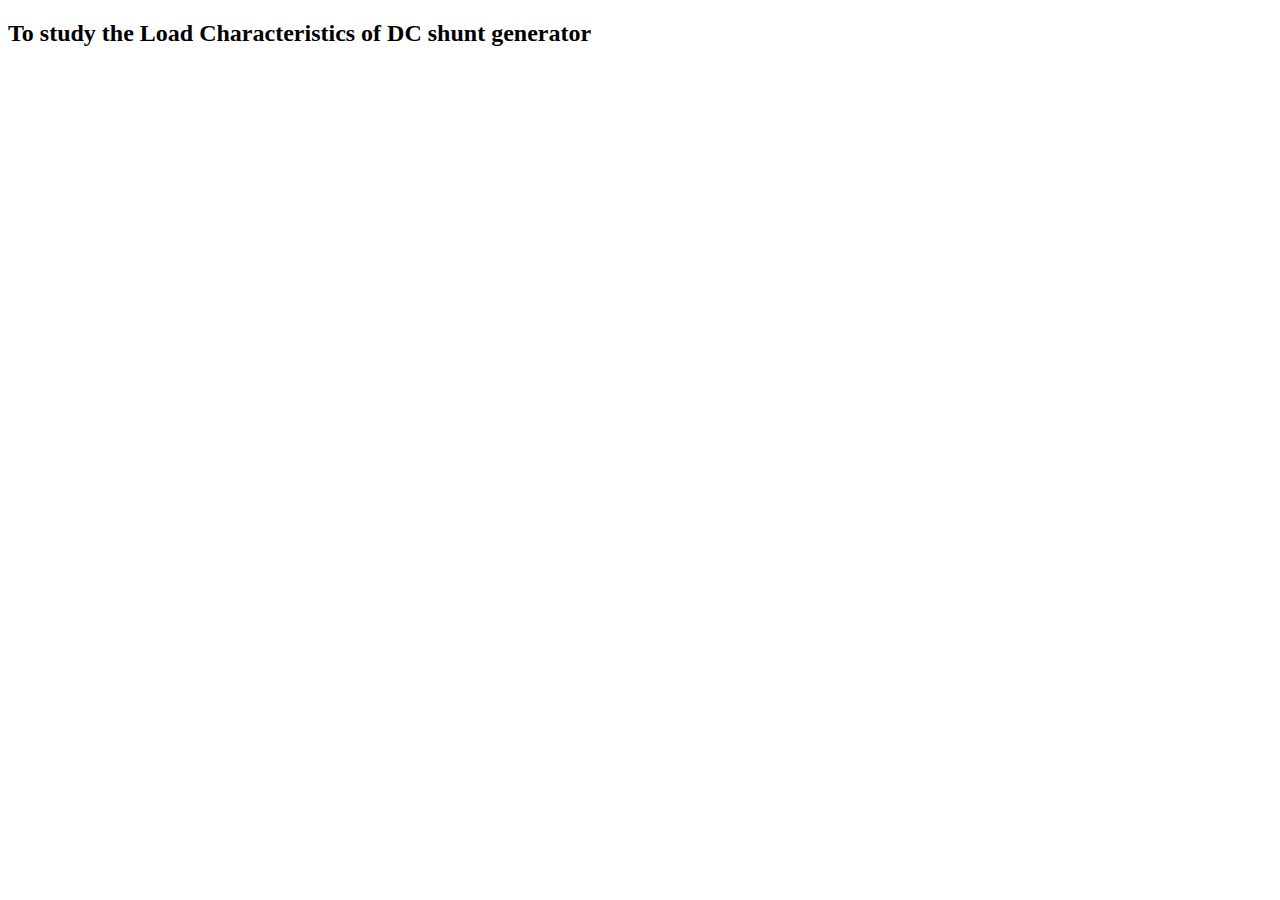
<file: experimentname.html>
﻿<!DOCTYPE html>
<html lang="en">
<head>
    <meta charset="UTF-8">
    <meta name="viewport" content="width=device-width, initial-scale=1.0">
    <title>Document</title>
</head>
<body>
    <h2>To study the Load Characteristics of DC shunt generator</h2>
</body>
</html>
</file>
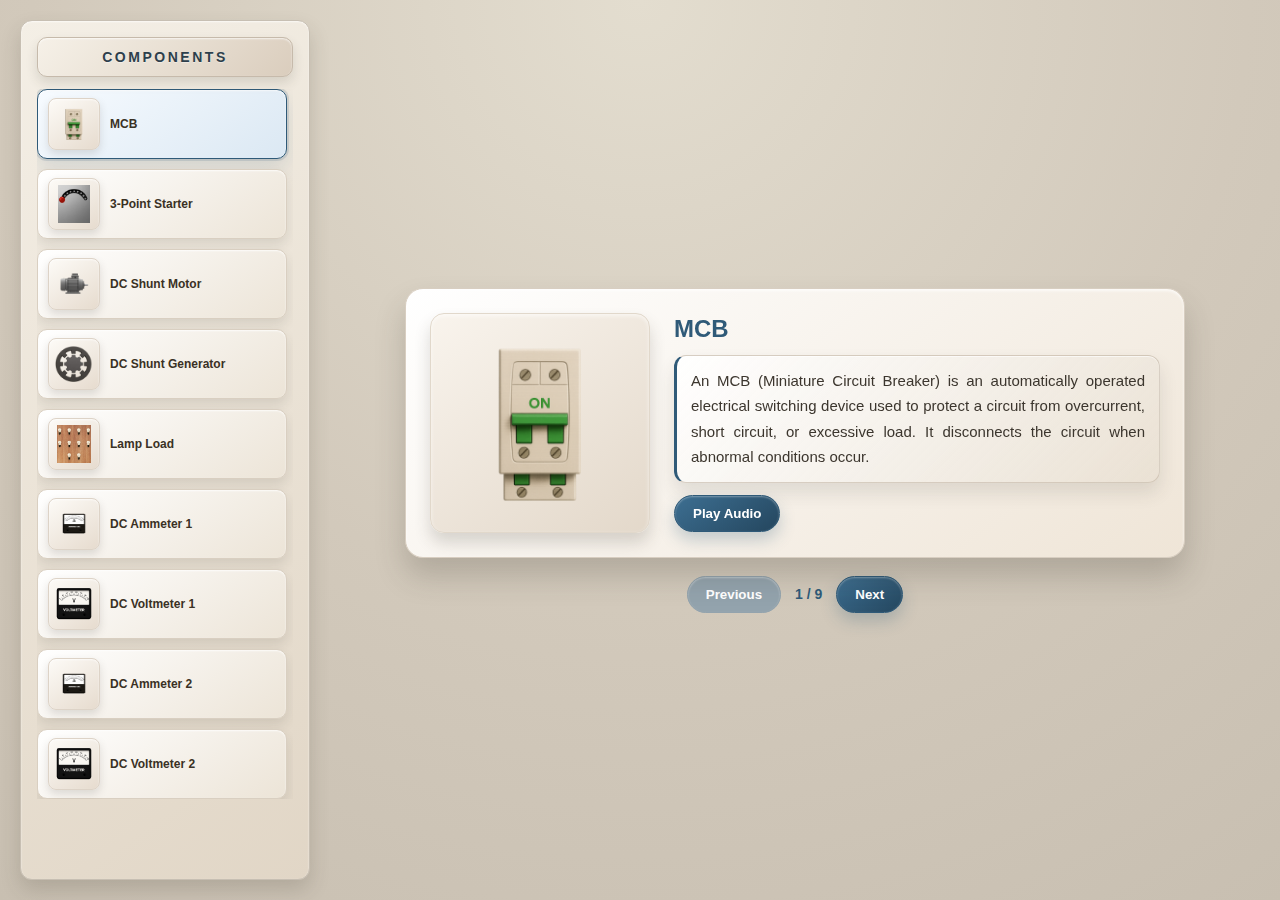
<file: simulation/static/components_window.html>
<!DOCTYPE html>
<html lang="en">
<head>
    <meta charset="UTF-8">
    <meta name="viewport" content="width=device-width, initial-scale=1.0">
    <title>Virtual Labs | Electrical Machines Lab - Components Window</title>
    <style>
        * {
            box-sizing: border-box;
            margin: 0;
            padding: 0;
            
        }
        html,
        body {
            height: 100%;
        }
        body {
            min-height: 100vh;
            width: 100%;
            background: radial-gradient(circle at top, #e3ddcf 0%, #d2c9bb 55%, #c8bfb1 100%);
            color: #2e2a24;
            font-family: "Segoe UI", "Trebuchet MS", sans-serif;
        }
        :root {
            --ease-out: cubic-bezier(0.22, 1, 0.36, 1);
            --ease-in: cubic-bezier(0.32, 0, 0.67, 0);
            --dur-fast: 180ms;
            --dur-mid: 360ms;
            --dur-slow: 600ms;
        }
        .component-shell {
            display: flex;
            gap: 20px;
            padding: 20px;
            min-height: 100vh;
        }
        .component-sidebar {
            width: 290px;
            min-width: 200px;
            background: linear-gradient(145deg, #f4efe6, #e1d6c6);
            border: 1px solid #c7bfb3;
            border-radius: 12px;
            padding: 16px;
            display: flex;
            flex-direction: column;
            gap: 12px;
            box-shadow: inset 0 1px 2px rgba(255, 255, 255, 0.7), 0 10px 20px rgba(60, 54, 46, 0.18);
            animation: panelIn var(--dur-slow) var(--ease-out) both;
        }
        .sidebar-title {
            position: relative;
            width: auto;
            height: 40px;
            border-radius: 10px;
            border: 1px solid #c6baab;
            display: flex;
            justify-content: center;
            align-items: center;
            background: linear-gradient(135deg, #f6f1e8, #dacdbd);
            font-size: 14px;
            font-weight: 700;
            letter-spacing: 0.18em;
            text-transform: uppercase;
            color: #2d3f4c;
            box-shadow: inset 0 1px 2px rgba(255, 255, 255, 0.7), 0 6px 12px rgba(60, 54, 46, 0.14);
            text-shadow: 0 1px 0 rgba(255, 255, 255, 0.4);
            overflow: hidden;
        }
        .sidebar-title::before {
            content: "";
            position: absolute;
            left: 12px;
            bottom: 7px;
            width: 28px;
            height: 3px;
            border-radius: 999px;
            opacity: 0.65;
        }
        .component-thumbs {
            display: flex;
            flex-direction: column;
            gap: 10px;
            overflow-y: auto;
            padding-right: 6px;
        }
        .thumb-item {
            display: flex;
            align-items: center;
            gap: 10px;
            padding: 8px 10px;
            border-radius: 10px;
            border: 1px solid #d9cfc1;
            background: linear-gradient(145deg, #ffffff, #ece4d7);
            cursor: pointer;
            text-align: left;
            box-shadow: inset 0 1px 2px rgba(255, 255, 255, 0.8), 0 6px 12px rgba(60, 54, 46, 0.12);
            transition: border-color 0.2s ease, box-shadow 0.2s ease, background 0.2s ease, transform 0.2s ease;
            animation: thumbIn var(--dur-mid) var(--ease-out) both;
        }
        .thumb-item:hover {
            border-color: #8aa0b1;
            box-shadow: 0 8px 16px rgba(60, 54, 46, 0.18);
            transform: translateY(-1px);
        }
        .thumb-item.is-active {
            border-color: #2f5a78;
            background: linear-gradient(145deg, #f7fbff, #dbe8f3);
            box-shadow: inset 0 1px 2px rgba(255, 255, 255, 0.8), 0 0 0 2px rgba(47, 90, 120, 0.15), 0 10px 20px rgba(47, 90, 120, 0.15);
        }
        .thumb-item img {
            width: 52px;
            height: 52px;
            object-fit: contain;
            background: linear-gradient(145deg, #fdfbf7, #e6dbce);
            border-radius: 8px;
            border: 1px solid #ddd3c7;
            padding: 6px;
            box-shadow: inset 0 1px 2px rgba(255, 255, 255, 0.7), 0 4px 8px rgba(60, 54, 46, 0.15);
        }
        .thumb-label {
            font-size: 12px;
            font-weight: 600;
            color: #3a3125;
        }
        .component-viewer {
            flex: 1;
            display: flex;
            flex-direction: column;
            align-items: center;
            justify-content: center;
            gap: 18px;
            animation: panelIn var(--dur-slow) var(--ease-out) both;
            animation-delay: 120ms;
        }
        .component-card {
            width: min(780px, 100%);
            background: linear-gradient(145deg, #ffffff, #efe5d7);
            border-radius: 18px;
            border: 1px solid #d8cec1;
            padding: 24px;
            display: flex;
            gap: 24px;
            align-items: center;
            box-shadow: inset 0 2px 3px rgba(255, 255, 255, 0.7), 0 18px 30px rgba(60, 54, 46, 0.22);
            transition: opacity var(--dur-fast) var(--ease-in), transform var(--dur-fast) var(--ease-in);
            will-change: transform, opacity;
        }
        .component-card.is-fading-out {
            opacity: 0;
            transform: translateY(6px) scale(0.99);
        }
        .component-card.is-fading-out .component-media {
            transform: scale(0.95) rotate(-1.2deg);
            opacity: 0.8;
        }
        .component-card.is-fading-out .component-content {
            transform: translateY(8px);
            opacity: 0.7;
        }
        .component-card.is-animating {
            animation: cardSwap var(--dur-slow) var(--ease-out);
        }
        .component-card.is-animating .component-media {
            animation: mediaPop var(--dur-mid) var(--ease-out) both;
        }
        .component-card.is-animating .component-content {
            animation: contentShift var(--dur-mid) var(--ease-out) both;
        }
        .component-card.is-animating .component-title {
            animation: titleReveal var(--dur-mid) var(--ease-out) both;
        }
        .component-card.is-animating .component-definition {
            animation: paragraphReveal var(--dur-mid) var(--ease-out) both;
            animation-delay: 80ms;
        }
        .component-media {
            width: 220px;
            height: 220px;
            border-radius: 14px;
            border: 1px solid #e1d8cb;
            background: linear-gradient(145deg, #f9f4ed, #e3d8ca);
            display: flex;
            align-items: center;
            justify-content: center;
            padding: 16px;
            box-shadow: inset 0 2px 4px rgba(255, 255, 255, 0.6), 0 10px 16px rgba(60, 54, 46, 0.18);
            transition: transform var(--dur-fast) var(--ease-in), opacity var(--dur-fast) var(--ease-in);
        }
        .component-media img {
            max-width: 100%;
            max-height: 100%;
            object-fit: contain;
        }
        .component-content {
            flex: 1;
            display: flex;
            flex-direction: column;
            gap: 12px;
            transition: transform var(--dur-fast) var(--ease-in), opacity var(--dur-fast) var(--ease-in);
        }
        .component-title {
            font-size: 24px;
            font-weight: 700;
            color: #2f5a78;
            transition: transform var(--dur-fast) var(--ease-in), opacity var(--dur-fast) var(--ease-in);
        }
        .component-definition {
            font-size: 15px;
            line-height: 1.7;
            text-align: justify;
            color: #3c362e;
            background: linear-gradient(135deg, rgba(255, 255, 255, 0.92), rgba(231, 222, 208, 0.7));
            border: 1px solid rgba(200, 187, 172, 0.7);
            border-left: 3px solid #2f5a78;
            border-radius: 12px;
            padding: 12px 14px;
            max-width: 520px;
            box-shadow: inset 0 1px 0 rgba(255, 255, 255, 0.6), 0 10px 18px rgba(60, 54, 46, 0.12);
            transition: transform var(--dur-fast) var(--ease-in), opacity var(--dur-fast) var(--ease-in), background var(--dur-fast) var(--ease-in), border-color var(--dur-fast) var(--ease-in), box-shadow var(--dur-fast) var(--ease-in);
        }
        .component-audio {
            display: flex;
            align-items: center;
            gap: 12px;
            flex-wrap: wrap;
        }
        .audio-btn {
            display: inline-flex;
            align-items: center;
            gap: 8px;
        }
        .audio-status {
            font-size: 12px;
            font-weight: 600;
            color: #6b5e4e;
        }
        .component-card.is-fading-out .component-title,
        .component-card.is-fading-out .component-definition {
            opacity: 0;
            transform: translateY(10px);
        }
        .component-card.is-fading-out .component-definition {
            background: rgba(255, 255, 255, 0.35);
            border-color: rgba(200, 187, 172, 0);
            box-shadow: none;
        }
        .component-controls {
            display: flex;
            align-items: center;
            gap: 14px;
        }
        .control-btn {
            padding: 10px 18px;
            border-radius: 999px;
            border: 1px solid #2f5a78;
            background: linear-gradient(145deg, #3d6f92, #24465e);
            color: #ffffff;
            font-weight: 600;
            cursor: pointer;
            box-shadow: inset 0 1px 2px rgba(255, 255, 255, 0.35), 0 8px 16px rgba(47, 90, 120, 0.25);
            transition: transform 0.2s ease, box-shadow 0.2s ease;
        }
        .control-btn:disabled {
            cursor: not-allowed;
            background: #93a3ad;
            border-color: #93a3ad;
            box-shadow: inset 0 1px 2px rgba(255, 255, 255, 0.4);
            transform: none;
        }
        .control-btn:not(:disabled):hover {
            transform: translateY(-1px);
            box-shadow: 0 6px 12px rgba(47, 90, 120, 0.2);
        }
        .control-btn:not(:disabled):active {
            background: linear-gradient(145deg, #24465e, #1a3242);
            border-color: #1a3242;
            box-shadow: inset 0 2px 4px rgba(0, 0, 0, 0.2);
            transform: translateY(0);
        }
        .component-index {
            font-size: 14px;
            font-weight: 700;
            color: #2f5a78;
        }
        @keyframes panelIn {
            from {
                opacity: 0;
                transform: translateY(10px);
            }
            to {
                opacity: 1;
                transform: translateY(0);
            }
        }
        @keyframes thumbIn {
            from {
                opacity: 0;
                transform: translateX(-8px);
            }
            to {
                opacity: 1;
                transform: translateX(0);
            }
        }
        @keyframes cardSwap {
            from {
                opacity: 0;
                transform: translateY(8px) scale(0.98);
            }
            to {
                opacity: 1;
                transform: translateY(0) scale(1);
            }
        }
        @keyframes mediaPop {
            from {
                opacity: 0.5;
                transform: scale(0.96);
            }
            to {
                opacity: 1;
                transform: scale(1);
            }
        }
        @keyframes titleReveal {
            from {
                opacity: 0;
                transform: translateY(8px) scale(0.98);
            }
            to {
                opacity: 1;
                transform: translateY(0) scale(1);
            }
        }
        @keyframes paragraphReveal {
            from {
                opacity: 0;
                transform: translateY(12px);
            }
            to {
                opacity: 1;
                transform: translateY(0);
            }
        }
        @keyframes contentShift {
            from {
                transform: translateX(10px);
            }
            to {
                transform: translateX(0);
            }
        }
        @media (prefers-reduced-motion: reduce) {
            * {
                animation: none !important;
                transition: none !important;
            }
            .component-card.is-fading-out {
                opacity: 1;
                transform: none;
            }
            .component-card.is-fading-out .component-media,
            .component-card.is-fading-out .component-content {
                opacity: 1;
                transform: none;
            }
            .component-card.is-fading-out .component-title,
            .component-card.is-fading-out .component-definition {
                opacity: 1;
                transform: none;
            }
            .component-card.is-fading-out .component-definition {
                background: linear-gradient(135deg, rgba(255, 255, 255, 0.92), rgba(231, 222, 208, 0.7));
                border-color: rgba(200, 187, 172, 0.7);
                box-shadow: inset 0 1px 0 rgba(255, 255, 255, 0.6), 0 10px 18px rgba(60, 54, 46, 0.12);
            }
        }
        @media (max-width: 900px) {
            .component-shell {
                flex-direction: column;
                padding: 16px;
            }
            .component-sidebar {
                width: 100%;
            }
            .component-card {
                flex-direction: column;
                align-items: flex-start;
            }
            .component-media {
                width: 100%;
                height: 200px;
            }
            .component-controls {
                justify-content: center;
            }
        }

        body.embed {
            min-height: 100%;
            height: 100%;
            overflow: hidden;
            background: transparent;
        }
        body.embed .component-shell {
            min-height: 100%;
            height: 100%;
            padding: 12px;
            gap: 14px;
        }
        body.embed .component-audio {
            display: none;
        }
        body.embed .component-sidebar {
            width: 220px;
            min-width: 180px;
            padding: 12px;
        }
        body.embed .component-thumbs {
            flex: 1;
            min-height: 0;
            overflow-y: auto;
        }
        body.embed .component-viewer {
            justify-content: center;
            align-items: center;
            overflow: auto;
            min-height: 0;
            min-width: 0;
            padding-right: 6px;
        }
        body.embed .component-card {
            width: min(720px, 100%);
            padding: 16px;
            gap: 16px;
            opacity: 1;
            transform: none;
        }
        body.embed .component-card.is-fading-out,
        body.embed .component-card.is-fading-out .component-media,
        body.embed .component-card.is-fading-out .component-content,
        body.embed .component-card.is-fading-out .component-title,
        body.embed .component-card.is-fading-out .component-definition {
            opacity: 1;
            transform: none;
        }
        body.embed .component-media {
            width: 170px;
            height: 170px;
            padding: 12px;
        }
        body.embed .component-definition {
            max-width: none;
        }
        body.embed .component-controls {
            justify-content: center;
        }

        @media (max-width: 900px) {
            body.embed .component-shell {
                flex-direction: row;
                padding: 12px;
            }
            body.embed .component-sidebar {
                width: 220px;
            }
            body.embed .component-card {
                flex-direction: row;
                align-items: center;
            }
            body.embed .component-media {
                width: 170px;
                height: 170px;
            }
            body.embed .component-controls {
                justify-content: center;
            }
        }

        @media (max-width: 720px) {
            body.embed .component-shell {
                flex-direction: column;
            }
            body.embed .component-sidebar {
                width: 100%;
            }
            body.embed .component-card {
                flex-direction: column;
                align-items: flex-start;
            }
            body.embed .component-media {
                width: 100%;
                height: 180px;
            }
            body.embed .component-controls {
                justify-content: center;
            }
        }
    </style>
</head>
<body>
    <div class="component-shell">
        <aside class="component-sidebar">
            <div class="sidebar-title">COMPONENTS</div>
            <div class="component-thumbs" id="componentThumbs"></div>
        </aside>

        <main class="component-viewer">
            <div class="component-card" id="componentCard">
                <div class="component-media">
                    <img id="componentImage" src="" alt="">
                </div>
                <div class="component-content">
                    <h1 class="component-title" id="componentTitle"></h1>
                    <p class="component-definition" id="componentDefinition"></p>
                    <div class="component-audio">
                        <button class="control-btn audio-btn" id="toggleAudio" type="button" aria-pressed="false">
                            <span data-audio-label>Play Audio</span>
                        </button>
                        <span class="audio-status" id="audioStatus" aria-live="polite"></span>
                    </div>
                </div>
            </div>

            <div class="component-controls">
                <button class="control-btn" id="prevComponent" type="button">Previous</button>
                <div class="component-index" id="componentIndex"></div>
                <button class="control-btn" id="nextComponent" type="button">Next</button>
            </div>
        </main>
    </div>

    <audio id="componentAudio" preload="metadata"></audio>

    <script>
        const params = new URLSearchParams(window.location.search);
        if (params.has("embed")) {
            document.body.classList.add("embed");
        }

        const components = [
            {
                key: "mcb",
                name: "MCB",
                image: "../images/Components/mcb-on.png",
                description:
                    "An MCB (Miniature Circuit Breaker) is an automatically operated electrical switching device used to protect a circuit from overcurrent, short circuit, or excessive load. It disconnects the circuit when abnormal conditions occur.",
                audio: "../audio/mcb.wav"
            },
            {
                key: "starter",
                name: "3-Point Starter",
                image: "../images/Components/Starter.png",
                description:
                    "A 3-point starter safely starts DC shunt and compound motors. It limits starting current, provides overload protection, and ensures smooth acceleration by gradually reducing resistance.",
                audio: "../audio/3pointstarter.wav"
            },
            {
                key: "shuntmotor",
                name: "DC Shunt Motor",
                image: "../images/Components/shuntmotor.png",
                description:
                    "In this experiment, the DC motor acts as a prime mover, converting electrical energy into mechanical energy. Its shaft is mechanically coupled to the DC shunt generator, and it receives the supply through the MCB and starter.",
                audio: "../audio/dcMotor.wav"
            },
            {
                key: "generator",
                name: "DC Shunt Generator",
                image: "../images/Components/DC-Shunt-Generator.png",
                description:
                    "The DC shunt generator converts the mechanical energy received from the motor into electrical energy, producing DC output voltage and current. Its terminals are connected to an ammeter in series and a voltmeter in parallel for measurement.",
                audio: "../audio/dcShuntGenerator.wav"
            },
            
            {
                key: "lampboard",
                name: "Lamp Load",
                image: "../images/Components/LampBoard.png",
                description:
                    "A lamp load is used as a variable resistive load to study the load characteristics of a DC shunt generator. It helps observe how the terminal voltage varies with the load current.",
                audio: "../audio/lampLoad.wav"
            },
            
            {
                key: "ammeter",
                name: "DC Ammeter 1",
                image: "../images/Components/ammeter.png",
                description:
                    "This ammeter is connected in series with the DC motor. Its purpose is to measure the current drawn by the DC motor while it is operating.",
                audio: "../audio/ammeter.wav"
            },
            {
                key: "voltmeter",
                name: "DC Voltmeter 1",
                image: "../images/Components/voltmeter.png",
                description:
                    "It is connected in parallel across the MCB. The purpose of this voltmeter is to measure the voltage of the main supply.",
                audio: "../audio/voltmeter.wav"
            },
            {
                key: "ammeter",
                name: "DC Ammeter 2",
                image: "../images/Components/ammeter.png",
                description:
                    "It is connected in series with the lamp load to measure the load current (IL) delivered by the DC shunt generator.",
                audio: "../audio/ammeter.wav"
            },
            {
                key: "voltmeter",
                name: "DC Voltmeter 2",
                image: "../images/Components/voltmeter.png",
                description:
                    "It is connected in parallel across the generator terminals to measure the terminal voltage (V) of the DC shunt generator.",
                audio: "../audio/voltmeter.wav"
            },
            
           
          
        ];

        const thumbsEl = document.getElementById("componentThumbs");
        const cardEl = document.getElementById("componentCard");
        const imageEl = document.getElementById("componentImage");
        const titleEl = document.getElementById("componentTitle");
        const definitionEl = document.getElementById("componentDefinition");
        const indexEl = document.getElementById("componentIndex");
        const prevBtn = document.getElementById("prevComponent");
        const nextBtn = document.getElementById("nextComponent");
        const audioBtn = document.getElementById("toggleAudio");
        const audioLabelEl = audioBtn?.querySelector("[data-audio-label]");
        const audioStatusEl = document.getElementById("audioStatus");
        const audioEl = document.getElementById("componentAudio");
        const speechSupported =
            "speechSynthesis" in window && typeof window.SpeechSynthesisUtterance === "function";
        const isEmbedded = window.parent && window.parent !== window;
        let autoPlayFallbackArmed = false;

        let currentIndex = 0;
        let swapTimer = null;
        let autoAdvanceTimer = null;
        let audioMode = "tts";
        let ttsState = "idle";
        let speechToken = 0;
        let activeSpeechToken = 0;
        let activeComponent = components[0];
        const autoPlayByDefault = !isEmbedded;
        let autoPlayOnChange = false;
        const visitedComponents = new Set();
        let completionSent = false;

        function clearAutoAdvanceTimer() {
            if (!autoAdvanceTimer) return;
            clearTimeout(autoAdvanceTimer);
            autoAdvanceTimer = null;
        }

        function markVisited(index) {
            if (!Number.isFinite(index)) return;
            visitedComponents.add(index);
        }

        function hasVisitedAllComponents() {
            return visitedComponents.size >= components.length;
        }

        function sendCompletionIfReady() {
            if (!isEmbedded || completionSent) return;
            if (!hasVisitedAllComponents()) return;
            if (currentIndex !== components.length - 1) return;
            completionSent = true;
            window.parent.postMessage({ type: "components-tour-complete" }, "*");
        }

        function buildThumbs() {
            thumbsEl.innerHTML = "";
            components.forEach((component, index) => {
                const btn = document.createElement("button");
                btn.type = "button";
                btn.className = "thumb-item";
                btn.dataset.index = String(index);
                btn.style.animationDelay = `${index * 40}ms`;

                const img = document.createElement("img");
                img.src = component.image;
                img.alt = component.name;

                const label = document.createElement("span");
                label.className = "thumb-label";
                label.textContent = component.name;

                btn.appendChild(img);
                btn.appendChild(label);
                btn.addEventListener("click", () => setActive(index));
                thumbsEl.appendChild(btn);
            });
        }

        function updateControls() {
            prevBtn.disabled = currentIndex === 0;
            nextBtn.disabled = currentIndex === components.length - 1;
            indexEl.textContent = `${currentIndex + 1} / ${components.length}`;

            const items = thumbsEl.querySelectorAll(".thumb-item");
            items.forEach((item, index) => {
                item.classList.toggle("is-active", index === currentIndex);
            });
        }

        function setAudioStatus(message) {
            if (!audioStatusEl) return;
            audioStatusEl.textContent = message || "";
            audioStatusEl.hidden = !message;
        }

        function updateAudioButton(isPlaying) {
            if (!audioBtn) return;
            audioBtn.setAttribute("aria-pressed", isPlaying ? "true" : "false");
            if (audioLabelEl) {
                audioLabelEl.textContent = isPlaying ? "Pause Audio" : "Play Audio";
            }
            if (isEmbedded) {
                window.parent.postMessage(
                    {
                        type: "component-audio-state",
                        playing: isPlaying,
                        disabled: audioBtn.disabled,
                        label: audioLabelEl ? audioLabelEl.textContent : ""
                    },
                    "*"
                );
            }
        }

        function notifyParent(type) {
            if (!isEmbedded) return;
            window.parent.postMessage({ type }, "*");
        }

        function armAutoPlayFallback() {
            if (autoPlayFallbackArmed) return;
            autoPlayFallbackArmed = true;

            const resume = () => {
                autoPlayFallbackArmed = false;
                playAudio({ allowFallback: false });
            };

            document.addEventListener("pointerdown", resume, { once: true });
            document.addEventListener("keydown", resume, { once: true });
        }

        function stopAudio() {
            if (audioEl) {
                audioEl.pause();
                audioEl.currentTime = 0;
            }
            if (speechSupported) {
                activeSpeechToken = 0;
                window.speechSynthesis.cancel();
            }
            ttsState = "idle";
            updateAudioButton(false);
        }

        function handleAudioFinished() {
            ttsState = "idle";
            updateAudioButton(false);

            if (!isEmbedded) return;

            if (currentIndex < components.length - 1) {
                clearAutoAdvanceTimer();
                const fromIndex = currentIndex;
                autoAdvanceTimer = setTimeout(() => {
                    autoAdvanceTimer = null;
                    if (currentIndex !== fromIndex) return;
                    setActive(fromIndex + 1);
                }, 500);
                return;
            }

            sendCompletionIfReady();
        }

        function playAudio(options = {}) {
            const allowFallback = options.allowFallback === true;
            if (audioMode === "file") {
                if (!audioEl) return;
                if (!audioEl.paused) {
                    updateAudioButton(true);
                    return;
                }
                const playAttempt = audioEl.play();
                if (playAttempt && typeof playAttempt.catch === "function") {
                    playAttempt.catch(() => {
                        updateAudioButton(false);
                        if (allowFallback) {
                            setAudioStatus("Tap to enable audio");
                            notifyParent("component-audio-blocked");
                            armAutoPlayFallback();
                        }
                    });
                } else {
                    updateAudioButton(true);
                }
                return;
            }

            if (!speechSupported) return;

            if (ttsState === "paused") {
                window.speechSynthesis.resume();
                ttsState = "playing";
                updateAudioButton(true);
                return;
            }

            if (ttsState === "playing") {
                updateAudioButton(true);
                return;
            }

            const utterance = new SpeechSynthesisUtterance(activeComponent.description);
            const token = (speechToken += 1);
            activeSpeechToken = token;
            ttsState = "playing";
            utterance.onend = () => {
                if (token !== activeSpeechToken) return;
                activeSpeechToken = 0;
                ttsState = "idle";
                handleAudioFinished();
            };
            utterance.onerror = () => {
                if (token !== activeSpeechToken) return;
                activeSpeechToken = 0;
                ttsState = "idle";
                handleAudioFinished();
            };
            window.speechSynthesis.cancel();
            window.speechSynthesis.speak(utterance);
            updateAudioButton(true);
        }

        function pauseAudio() {
            if (audioMode === "file") {
                if (!audioEl) return;
                if (!audioEl.paused) {
                    audioEl.pause();
                }
                updateAudioButton(false);
                return;
            }

            if (!speechSupported) return;

            if (ttsState === "playing") {
                window.speechSynthesis.pause();
                ttsState = "paused";
                updateAudioButton(false);
            }
        }

        function prepareAudio(component) {
            activeComponent = component;
            stopAudio();

            const hasFile = Boolean(component.audio);
            audioMode = hasFile ? "file" : "tts";

            if (audioEl) {
                audioEl.src = hasFile ? component.audio : "";
                if (hasFile) {
                    audioEl.load();
                }
            }

            if (audioBtn) {
                audioBtn.disabled = !hasFile && !speechSupported;
            }

            if (hasFile) {
                setAudioStatus("");
            } else if (speechSupported) {
                setAudioStatus("Voice narration");
            } else {
                setAudioStatus(" ");
            }

            if (isEmbedded && audioBtn) {
                window.parent.postMessage(
                    {
                        type: "component-audio-state",
                        playing: audioBtn.getAttribute("aria-pressed") === "true",
                        disabled: audioBtn.disabled,
                        label: audioLabelEl ? audioLabelEl.textContent : ""
                    },
                    "*"
                );
            }
        }

        function applyComponent(component) {
            imageEl.src = component.image;
            imageEl.alt = component.name;
            titleEl.textContent = component.name;
            definitionEl.textContent = component.description;
            prepareAudio(component);
            if (autoPlayByDefault || autoPlayOnChange) {
                playAudio();
            }
        }

        function restartCardAnimation() {
            cardEl.classList.remove("is-animating");
            void cardEl.offsetWidth;
            cardEl.classList.add("is-animating");
        }

        function setActive(index, options = {}) {
            const safeIndex = Math.max(0, Math.min(components.length - 1, index));
            currentIndex = safeIndex;
            markVisited(currentIndex);
            clearAutoAdvanceTimer();
            updateControls();

            if (swapTimer) {
                clearTimeout(swapTimer);
                swapTimer = null;
            }

            if (options.immediate) {
                cardEl.classList.remove("is-fading-out");
                applyComponent(components[currentIndex]);
                restartCardAnimation();
                return;
            }

            cardEl.classList.remove("is-animating");
            cardEl.classList.add("is-fading-out");

            swapTimer = setTimeout(() => {
                applyComponent(components[currentIndex]);
                cardEl.classList.remove("is-fading-out");
                restartCardAnimation();
            }, 160);
        }

        prevBtn.addEventListener("click", () => setActive(currentIndex - 1));
        nextBtn.addEventListener("click", () => setActive(currentIndex + 1));

        if (audioEl) {
            audioEl.addEventListener("play", () => {
                if (audioMode === "file") {
                    setAudioStatus("");
                    updateAudioButton(true);
                }
            });
            audioEl.addEventListener("ended", () => handleAudioFinished());
            audioEl.addEventListener("pause", () => {
                if (audioEl.currentTime === 0 || audioEl.ended) return;
                updateAudioButton(false);
            });
            audioEl.addEventListener("error", () => {
                updateAudioButton(false);

                const shouldAutoPlay = autoPlayByDefault || autoPlayOnChange;

                if (audioMode === "file" && speechSupported) {
                    audioMode = "tts";
                    setAudioStatus("Voice narration");
                    if (shouldAutoPlay) {
                        playAudio();
                    }
                    return;
                }

                setAudioStatus("Audio not available");
                if (audioBtn) audioBtn.disabled = true;
            });
        }

        if (audioBtn) {
            audioBtn.addEventListener("click", (event) => {
                const isPlaying = audioBtn.getAttribute("aria-pressed") === "true";
                const allowFallback = isEmbedded && event?.isTrusted === false;
                if (isPlaying) {
                    pauseAudio();
                    autoPlayOnChange = false;
                } else {
                    autoPlayOnChange = true;
                    playAudio({ allowFallback });
                }
            });
        }

        if (isEmbedded) {
            window.addEventListener("message", (event) => {
                if (event.source !== window.parent) return;
                const data = event.data || {};
                if (data.type === "component-audio-toggle") {
                    audioBtn?.click();
                }
                if (data.type === "component-audio-play") {
                    autoPlayOnChange = true;
                    playAudio({ allowFallback: true });
                }
                if (data.type === "component-audio-pause") {
                    pauseAudio();
                    autoPlayOnChange = false;
                }
                if (data.type === "component-audio-request") {
                    updateAudioButton(audioBtn?.getAttribute("aria-pressed") === "true");
                }
                if (data.type === "component-audio-stop") {
                    stopAudio();
                    autoPlayOnChange = false;
                    clearAutoAdvanceTimer();
                }
            });
        }

        buildThumbs();
        setActive(0, { immediate: true });
    </script>
</body>
</html>
</file>
